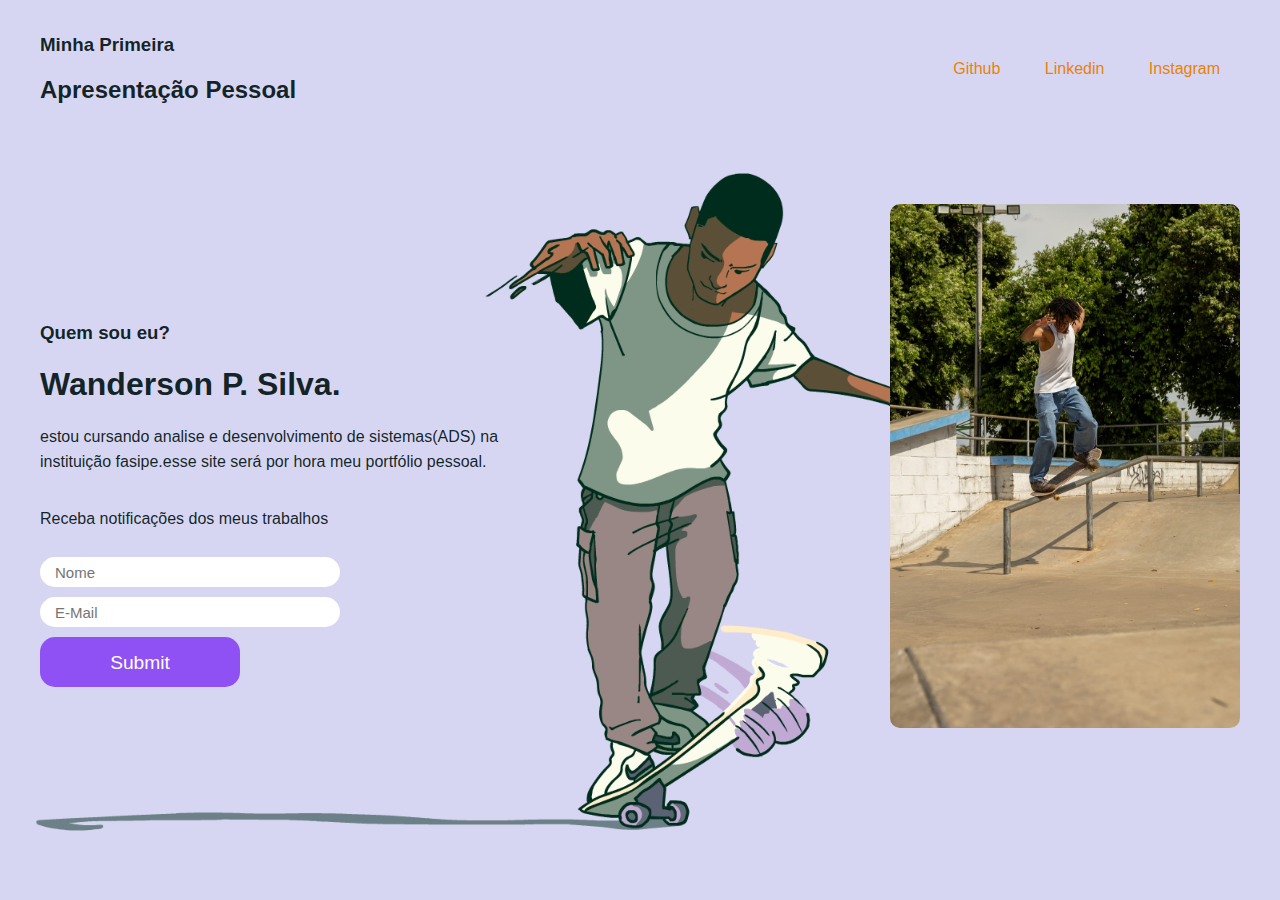
<file: index/index.html>
<html lang="pt-br">
    <head>
        <meta charset="utf-8">
        <title>Portifólio</title>
        <link href="./style.css" rel="stylesheet">
    </head>
    <body>        
        <header>
            <div>
                <h3>Minha Primeira</h3>
                <h2>Apresentação Pessoal</h2>
            </div> 
            <ul>
                <a href="https://github.com/settings/profile"><li>Github</li></a>
                <a href="#"><li>Linkedin</li></a>
                <a href="https://www.instagram.com/"><li>Instagram</li></a>
            </ul>
        </header>
        <main>
            <div>
                <div>
                    <h3>Quem sou eu?</h3>
                    <h1>Wanderson P. Silva.</h1>
                    <p> estou cursando analise e desenvolvimento de sistemas(ADS) na instituição fasipe.esse site será por hora meu portfólio pessoal.
        
                         </p>
                    <p></p>
                    <p></p>
                    <p></p>
                </div>
                <div>
                    <form>
                        <p>Receba notificações dos meus trabalhos</p>
                        <input type="text" placeholder="Nome">
                        <input type="email" placeholder="E-Mail">
                        <input id="btn-enviar" type="submit">
                    </form>  
                </div>
            </div>        
            <div>
                <img src="./56b1666a-e06a-41af-85ed-2bf8a1968ff7.jpg">   
            </div>           
        </main>      
    </body>
</html>
</file>
<file: index/style.css>
body{
    background-color: rgb(34, 34, 34);
    background-image: url("./image_processing20191209-8728-1i4sxdo.gif");
    background-repeat: no-repeat;
    background-attachment: fixed;
    background-position: center;
    background-size: cover;
    color:rgba(0, 17, 17, 0.916);
    font-family: 'Segoe UI', Tahoma, Geneva, Verdana, sans-serif;
    max-width: 1200px;
    margin: 0 auto;
    padding: 15px;
}
header{
    display: flex;
    flex-direction: row;
    justify-content: space-between;
    align-items: center;
}
li{
    display: inline-block;
    margin: 20px;
}
a{
    color: rgb(231, 130, 8)
}
a:hover{
    color: rgb(143, 81, 143)
}
main{
    display: flex;
    flex-direction: row;
    justify-content: space-between;
    margin-top: 180px;
}
html{
    scroll-behavior: smooth;
}
img{
    background-image:"imagens-e-gifs-de-skate-15.gif";
    width: 350px;
    border-radius: 10px;
    margin-top: -100px;
}
form{
    display: flex;
    flex-direction: column;
    width: 60%;    
}
p{
    max-width: 500px;
    line-height: 25px;
}
input{
    margin-top: 10px;
    height: 20px;
    border-radius: 15px;
    font-size: 15px;
    padding: 15px;
    border: none
}
#btn-enviar{
    background-color: rgb(143, 81, 243);
    height: 50px;
    width: 200px;
    color: white;
    font-size: larger;
}
#btn-enviar:hover{
    cursor: pointer;
    background: rgb(14, 197, 23);
    color: black;
}
</file>
